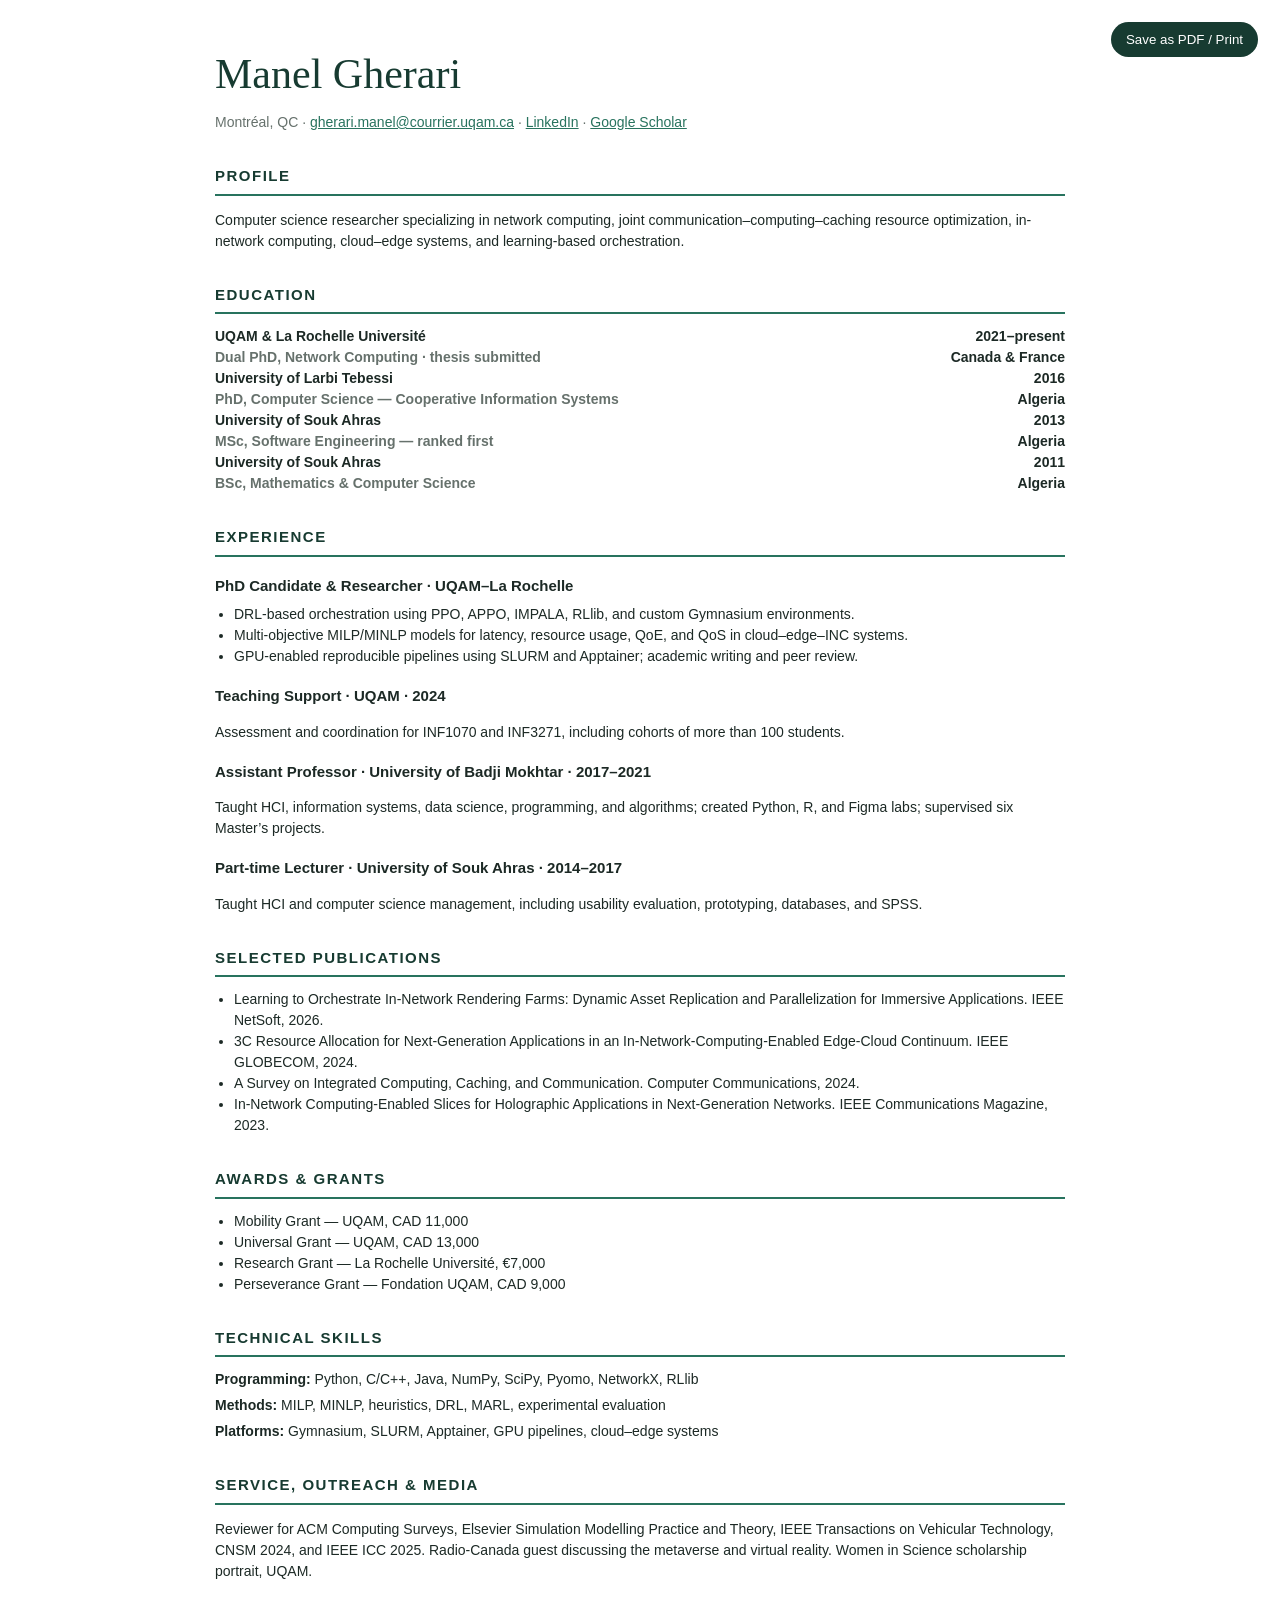
<file: Manel_Gherari_CV.html>
<!doctype html>
<html lang="en">
<head>
  <meta charset="utf-8"><meta name="viewport" content="width=device-width,initial-scale=1">
  <title>Manel Gherari — CV</title>
  <style>
    body{max-width:850px;margin:50px auto;padding:0 30px;color:#1c2925;font:14px/1.5 Arial,sans-serif}h1{margin:0;font:42px Georgia,serif;color:#173b31}h2{margin:32px 0 12px;padding-bottom:6px;border-bottom:2px solid #28735e;color:#173b31;font-size:15px;letter-spacing:.1em;text-transform:uppercase}h3{margin:18px 0 2px;font-size:15px}.meta{color:#66716c}.row{display:flex;justify-content:space-between;gap:25px}.row strong:last-child{text-align:right}ul{margin:7px 0 14px;padding-left:19px}.skills p{margin:5px 0}a{color:#28735e}.print{position:fixed;right:22px;top:22px;padding:10px 15px;border:0;border-radius:30px;background:#173b31;color:white;cursor:pointer}@media print{body{margin:0;max-width:none;font-size:11px}.print{display:none}h2{break-after:avoid}h3{break-after:avoid}}
  </style>
</head>
<body>
  <button class="print" onclick="print()">Save as PDF / Print</button>
  <h1>Manel Gherari</h1>
  <p class="meta">Montréal, QC · <a href="mailto:gherari.manel@courrier.uqam.ca">gherari.manel@courrier.uqam.ca</a> · <a href="https://www.linkedin.com/in/manel-gherari-06b795127">LinkedIn</a> · <a href="https://scholar.google.com/citations?hl=en&user=wpQnn3sAAAAJ">Google Scholar</a></p>
  <h2>Profile</h2>
  <p>Computer science researcher specializing in network computing, joint communication–computing–caching resource optimization, in-network computing, cloud–edge systems, and learning-based orchestration.</p>
  <h2>Education</h2>
  <div class="row"><strong>UQAM &amp; La Rochelle Université<br><span class="meta">Dual PhD, Network Computing · thesis submitted</span></strong><strong>2021–present<br>Canada &amp; France</strong></div>
  <div class="row"><strong>University of Larbi Tebessi<br><span class="meta">PhD, Computer Science — Cooperative Information Systems</span></strong><strong>2016<br>Algeria</strong></div>
  <div class="row"><strong>University of Souk Ahras<br><span class="meta">MSc, Software Engineering — ranked first</span></strong><strong>2013<br>Algeria</strong></div>
  <div class="row"><strong>University of Souk Ahras<br><span class="meta">BSc, Mathematics &amp; Computer Science</span></strong><strong>2011<br>Algeria</strong></div>
  <h2>Experience</h2>
  <h3>PhD Candidate &amp; Researcher · UQAM–La Rochelle</h3>
  <ul><li>DRL-based orchestration using PPO, APPO, IMPALA, RLlib, and custom Gymnasium environments.</li><li>Multi-objective MILP/MINLP models for latency, resource usage, QoE, and QoS in cloud–edge–INC systems.</li><li>GPU-enabled reproducible pipelines using SLURM and Apptainer; academic writing and peer review.</li></ul>
  <h3>Teaching Support · UQAM · 2024</h3><p>Assessment and coordination for INF1070 and INF3271, including cohorts of more than 100 students.</p>
  <h3>Assistant Professor · University of Badji Mokhtar · 2017–2021</h3><p>Taught HCI, information systems, data science, programming, and algorithms; created Python, R, and Figma labs; supervised six Master’s projects.</p>
  <h3>Part-time Lecturer · University of Souk Ahras · 2014–2017</h3><p>Taught HCI and computer science management, including usability evaluation, prototyping, databases, and SPSS.</p>
  <h2>Selected Publications</h2>
  <ul><li>Learning to Orchestrate In-Network Rendering Farms: Dynamic Asset Replication and Parallelization for Immersive Applications. IEEE NetSoft, 2026.</li><li>3C Resource Allocation for Next-Generation Applications in an In-Network-Computing-Enabled Edge-Cloud Continuum. IEEE GLOBECOM, 2024.</li><li>A Survey on Integrated Computing, Caching, and Communication. Computer Communications, 2024.</li><li>In-Network Computing-Enabled Slices for Holographic Applications in Next-Generation Networks. IEEE Communications Magazine, 2023.</li></ul>
  <h2>Awards &amp; Grants</h2>
  <ul><li>Mobility Grant — UQAM, CAD 11,000</li><li>Universal Grant — UQAM, CAD 13,000</li><li>Research Grant — La Rochelle Université, €7,000</li><li>Perseverance Grant — Fondation UQAM, CAD 9,000</li></ul>
  <h2>Technical Skills</h2>
  <div class="skills"><p><strong>Programming:</strong> Python, C/C++, Java, NumPy, SciPy, Pyomo, NetworkX, RLlib</p><p><strong>Methods:</strong> MILP, MINLP, heuristics, DRL, MARL, experimental evaluation</p><p><strong>Platforms:</strong> Gymnasium, SLURM, Apptainer, GPU pipelines, cloud–edge systems</p></div>
  <h2>Service, Outreach &amp; Media</h2>
  <p>Reviewer for ACM Computing Surveys, Elsevier Simulation Modelling Practice and Theory, IEEE Transactions on Vehicular Technology, CNSM 2024, and IEEE ICC 2025. Radio-Canada guest discussing the metaverse and virtual reality. Women in Science scholarship portrait, UQAM.</p>
</body>
</html>
</file>
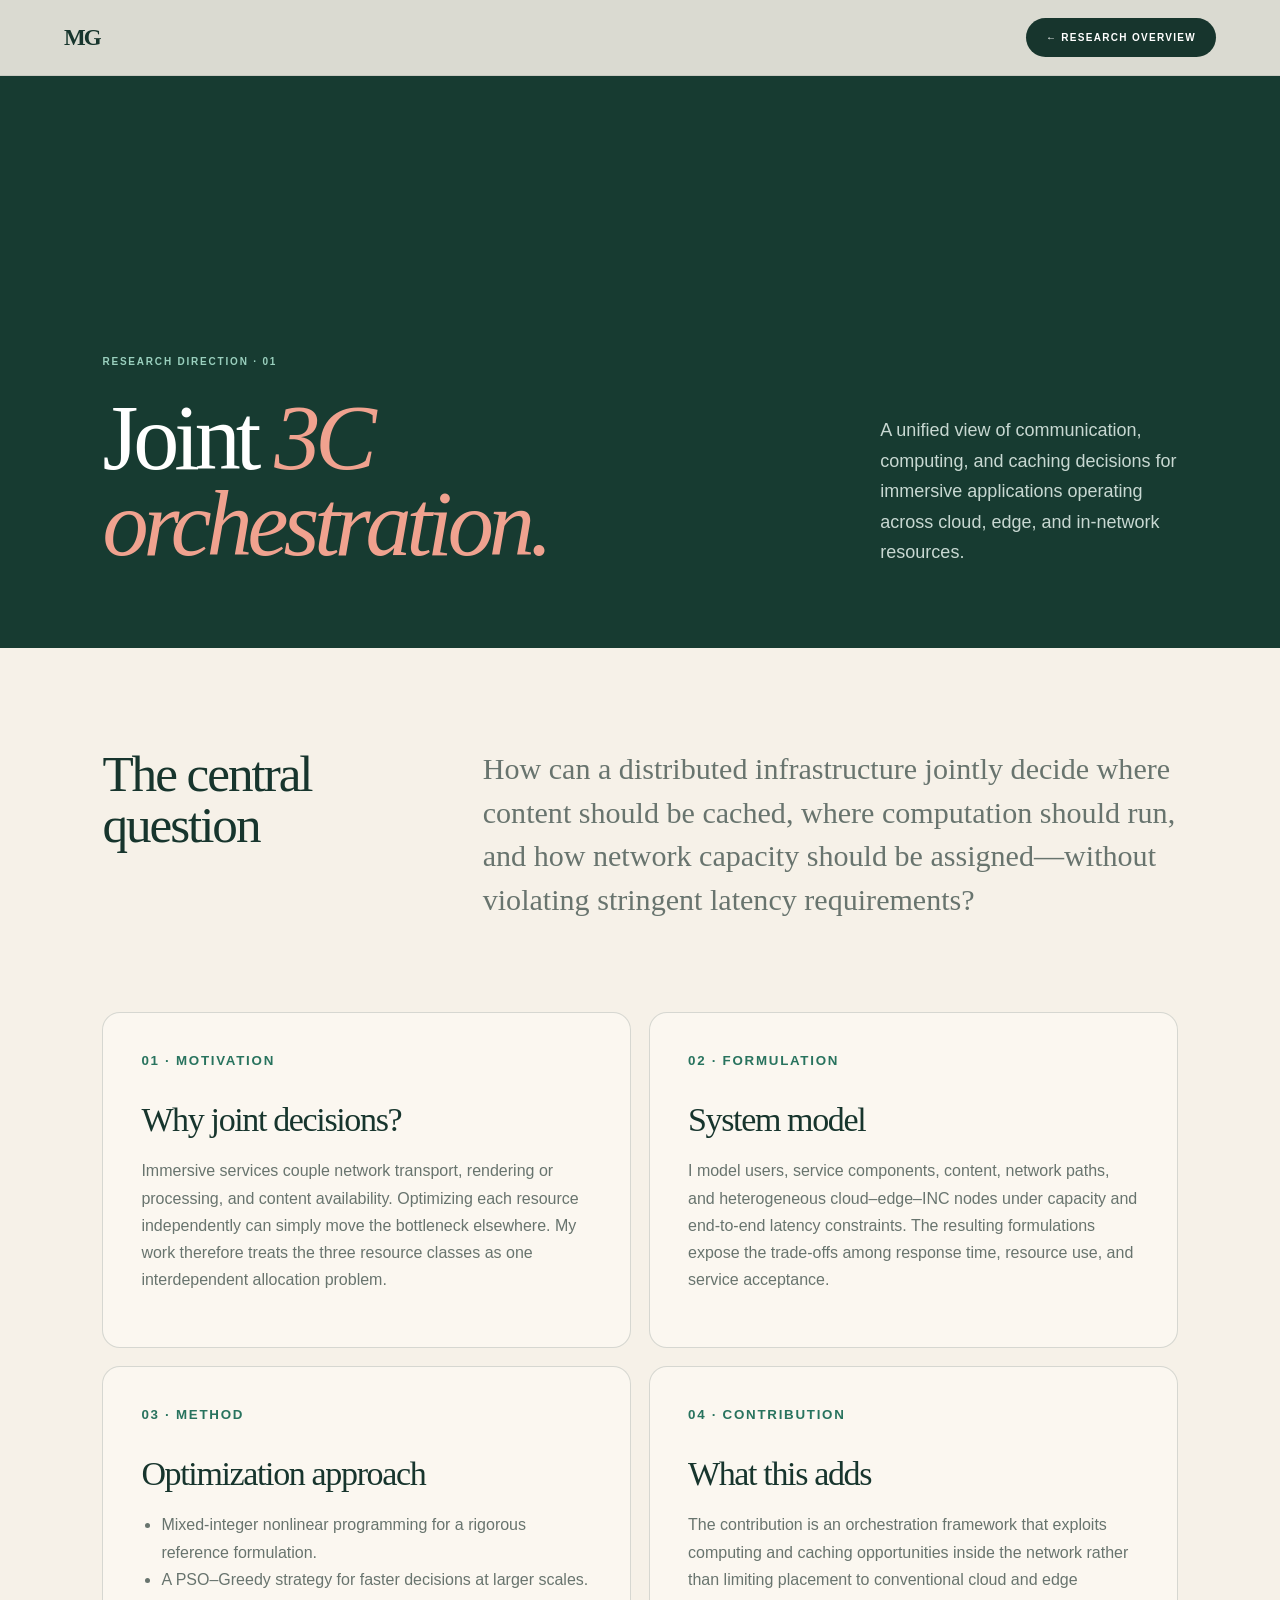
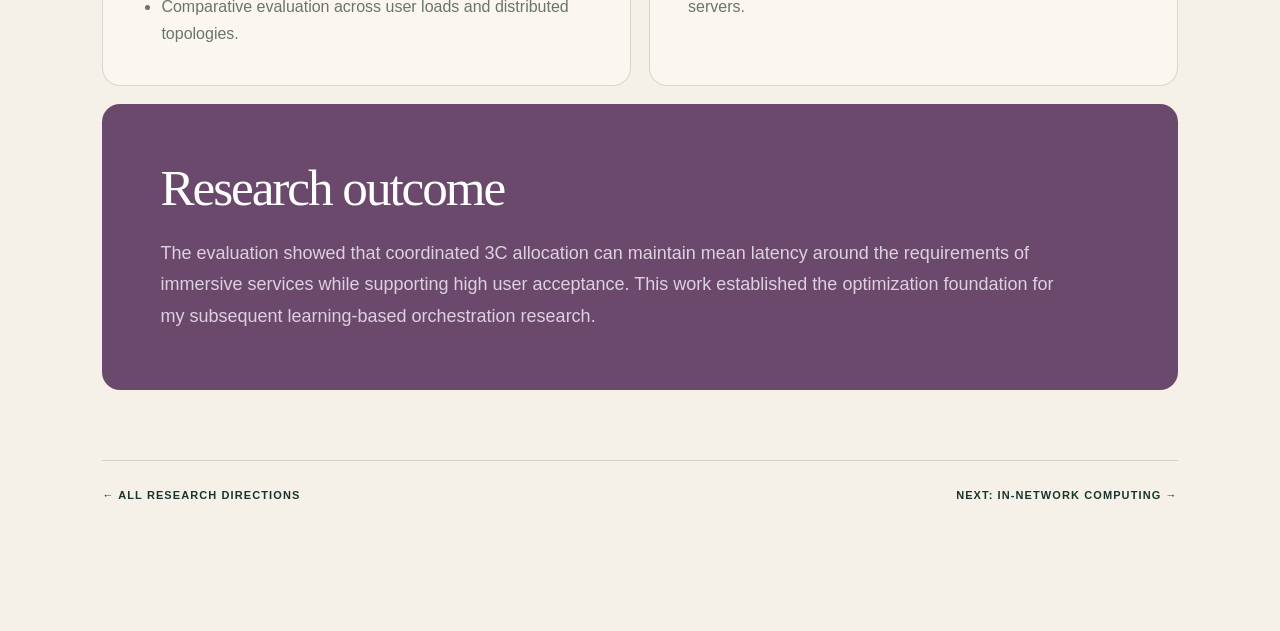
<file: research-3c-orchestration.html>
<!doctype html><html lang="en"><head><meta charset="utf-8"><meta name="viewport" content="width=device-width,initial-scale=1"><meta name="description" content="Manel Gherari's research on joint communication, computing, and caching orchestration for latency-sensitive immersive services."><meta name="robots" content="index, follow"><link rel="canonical" href="https://maneluqam.github.io/manel-gherari-portfolio/research-3c-orchestration.html"><title>Joint 3C Orchestration | Manel Gherari</title><link rel="stylesheet" href="styles.css?v=20260811-research-pages"><link rel="stylesheet" href="research-pages.css?v=20260811"><script src="script.js" defer></script></head>
<body class="research-page"><a class="skip" href="#main">Skip to content</a><header><a class="mark" href="index.html">MG</a><a class="button small" href="index.html#research">← Research overview</a></header><main id="main"><section class="research-hero coral-hero"><div><p class="eyebrow light">Research direction · 01</p><h1>Joint <em>3C orchestration.</em></h1></div><p class="summary">A unified view of communication, computing, and caching decisions for immersive applications operating across cloud, edge, and in-network resources.</p></section><section class="research-body"><div class="research-intro"><h2>The central question</h2><p>How can a distributed infrastructure jointly decide where content should be cached, where computation should run, and how network capacity should be assigned—without violating stringent latency requirements?</p></div><div class="research-blocks"><article class="research-block"><small>01 · Motivation</small><h2>Why joint decisions?</h2><p>Immersive services couple network transport, rendering or processing, and content availability. Optimizing each resource independently can simply move the bottleneck elsewhere. My work therefore treats the three resource classes as one interdependent allocation problem.</p></article><article class="research-block"><small>02 · Formulation</small><h2>System model</h2><p>I model users, service components, content, network paths, and heterogeneous cloud–edge–INC nodes under capacity and end-to-end latency constraints. The resulting formulations expose the trade-offs among response time, resource use, and service acceptance.</p></article><article class="research-block"><small>03 · Method</small><h2>Optimization approach</h2><ul><li>Mixed-integer nonlinear programming for a rigorous reference formulation.</li><li>A PSO–Greedy strategy for faster decisions at larger scales.</li><li>Comparative evaluation across user loads and distributed topologies.</li></ul></article><article class="research-block"><small>04 · Contribution</small><h2>What this adds</h2><p>The contribution is an orchestration framework that exploits computing and caching opportunities inside the network rather than limiting placement to conventional cloud and edge servers.</p></article></div><div class="research-results"><h2>Research outcome</h2><p>The evaluation showed that coordinated 3C allocation can maintain mean latency around the requirements of immersive services while supporting high user acceptance. This work established the optimization foundation for my subsequent learning-based orchestration research.</p></div><nav class="research-next"><a href="index.html#research">← All research directions</a><a href="research-in-network-computing.html">Next: In-network computing →</a></nav></section></main></body></html>
</file>
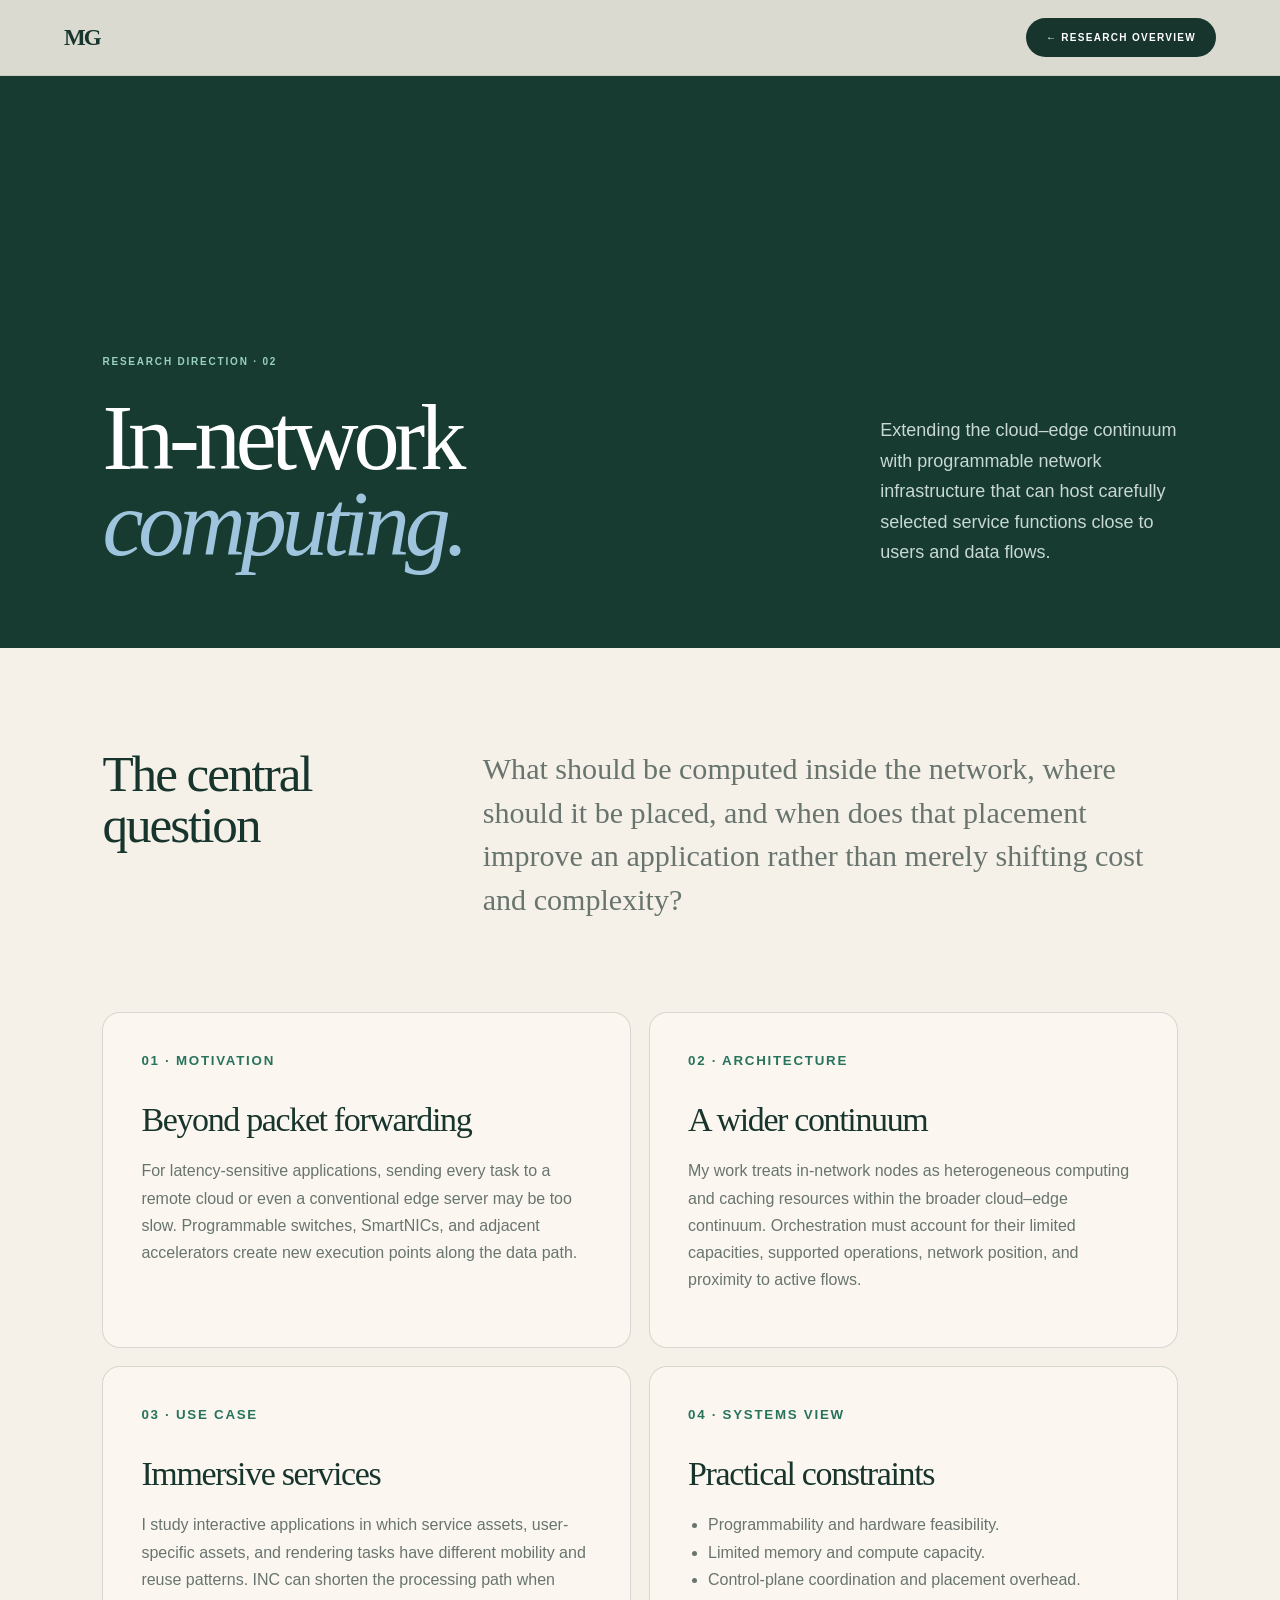
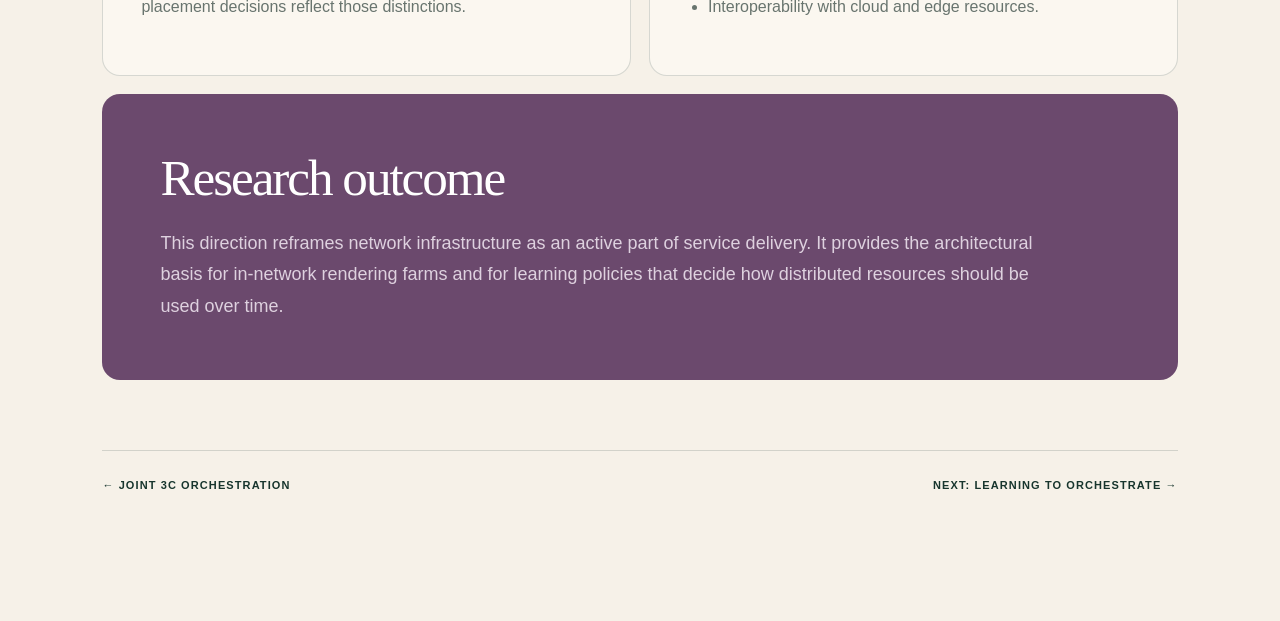
<file: research-in-network-computing.html>
<!doctype html><html lang="en"><head><meta charset="utf-8"><meta name="viewport" content="width=device-width,initial-scale=1"><meta name="description" content="Manel Gherari's research on in-network computing in the cloud-edge continuum for immersive and latency-sensitive services."><meta name="robots" content="index, follow"><link rel="canonical" href="https://maneluqam.github.io/manel-gherari-portfolio/research-in-network-computing.html"><title>In-Network Computing | Manel Gherari</title><link rel="stylesheet" href="styles.css?v=20260811-research-pages"><link rel="stylesheet" href="research-pages.css?v=20260811"><script src="script.js" defer></script></head>
<body class="research-page"><a class="skip" href="#main">Skip to content</a><header><a class="mark" href="index.html">MG</a><a class="button small" href="index.html#research">← Research overview</a></header><main id="main"><section class="research-hero blue-hero"><div><p class="eyebrow light">Research direction · 02</p><h1>In-network <em>computing.</em></h1></div><p class="summary">Extending the cloud–edge continuum with programmable network infrastructure that can host carefully selected service functions close to users and data flows.</p></section><section class="research-body"><div class="research-intro"><h2>The central question</h2><p>What should be computed inside the network, where should it be placed, and when does that placement improve an application rather than merely shifting cost and complexity?</p></div><div class="research-blocks"><article class="research-block"><small>01 · Motivation</small><h2>Beyond packet forwarding</h2><p>For latency-sensitive applications, sending every task to a remote cloud or even a conventional edge server may be too slow. Programmable switches, SmartNICs, and adjacent accelerators create new execution points along the data path.</p></article><article class="research-block"><small>02 · Architecture</small><h2>A wider continuum</h2><p>My work treats in-network nodes as heterogeneous computing and caching resources within the broader cloud–edge continuum. Orchestration must account for their limited capacities, supported operations, network position, and proximity to active flows.</p></article><article class="research-block"><small>03 · Use case</small><h2>Immersive services</h2><p>I study interactive applications in which service assets, user-specific assets, and rendering tasks have different mobility and reuse patterns. INC can shorten the processing path when placement decisions reflect those distinctions.</p></article><article class="research-block"><small>04 · Systems view</small><h2>Practical constraints</h2><ul><li>Programmability and hardware feasibility.</li><li>Limited memory and compute capacity.</li><li>Control-plane coordination and placement overhead.</li><li>Interoperability with cloud and edge resources.</li></ul></article></div><div class="research-results"><h2>Research outcome</h2><p>This direction reframes network infrastructure as an active part of service delivery. It provides the architectural basis for in-network rendering farms and for learning policies that decide how distributed resources should be used over time.</p></div><nav class="research-next"><a href="research-3c-orchestration.html">← Joint 3C orchestration</a><a href="research-learning-to-orchestrate.html">Next: Learning to orchestrate →</a></nav></section></main></body></html>
</file>
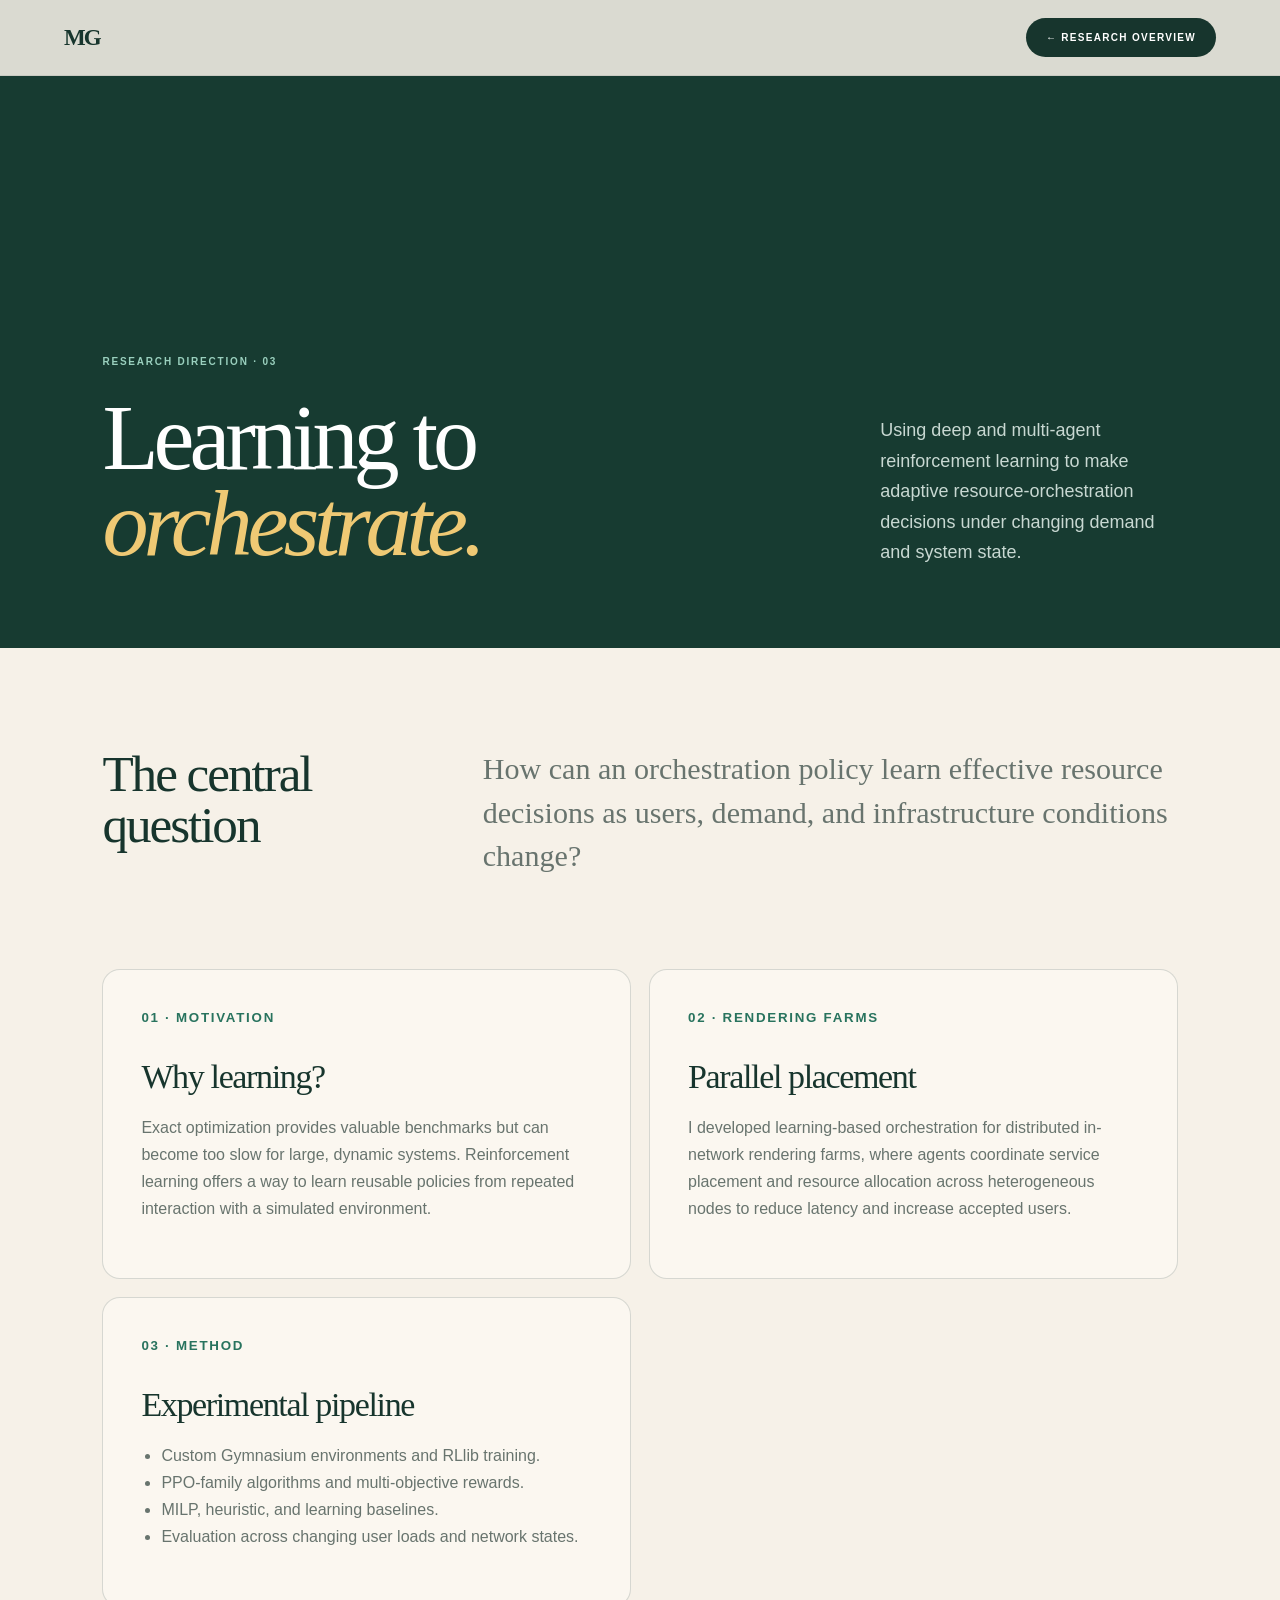
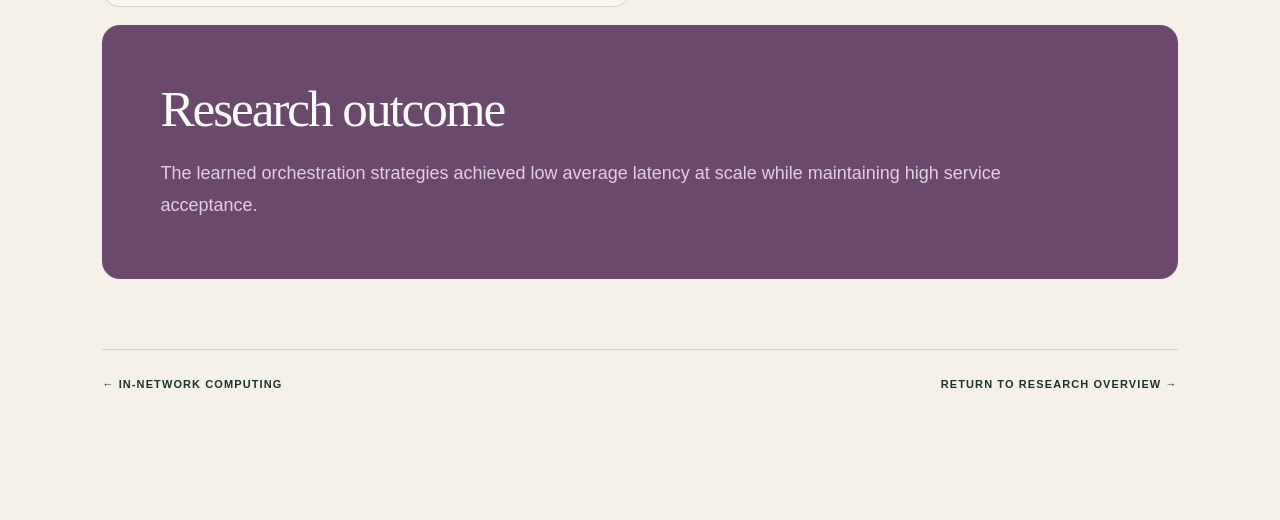
<file: research-learning-to-orchestrate.html>
<!doctype html><html lang="en"><head><meta charset="utf-8"><meta name="viewport" content="width=device-width,initial-scale=1"><meta name="description" content="Manel Gherari's research on deep and multi-agent reinforcement learning for adaptive resource orchestration in distributed systems."><meta name="robots" content="index, follow"><link rel="canonical" href="https://maneluqam.github.io/manel-gherari-portfolio/research-learning-to-orchestrate.html"><title>Learning to Orchestrate | Manel Gherari</title><link rel="stylesheet" href="styles.css?v=20260811-research-pages"><link rel="stylesheet" href="research-pages.css?v=20260811"><script src="script.js" defer></script></head>
<body class="research-page"><a class="skip" href="#main">Skip to content</a><header><a class="mark" href="index.html">MG</a><a class="button small" href="index.html#research">← Research overview</a></header><main id="main"><section class="research-hero gold-hero"><div><p class="eyebrow light">Research direction · 03</p><h1>Learning to <em>orchestrate.</em></h1></div><p class="summary">Using deep and multi-agent reinforcement learning to make adaptive resource-orchestration decisions under changing demand and system state.</p></section><section class="research-body"><div class="research-intro"><h2>The central question</h2><p>How can an orchestration policy learn effective resource decisions as users, demand, and infrastructure conditions change?</p></div><div class="research-blocks"><article class="research-block"><small>01 · Motivation</small><h2>Why learning?</h2><p>Exact optimization provides valuable benchmarks but can become too slow for large, dynamic systems. Reinforcement learning offers a way to learn reusable policies from repeated interaction with a simulated environment.</p></article><article class="research-block"><small>02 · Rendering farms</small><h2>Parallel placement</h2><p>I developed learning-based orchestration for distributed in-network rendering farms, where agents coordinate service placement and resource allocation across heterogeneous nodes to reduce latency and increase accepted users.</p></article><article class="research-block"><small>03 · Method</small><h2>Experimental pipeline</h2><ul><li>Custom Gymnasium environments and RLlib training.</li><li>PPO-family algorithms and multi-objective rewards.</li><li>MILP, heuristic, and learning baselines.</li><li>Evaluation across changing user loads and network states.</li></ul></article></div><div class="research-results"><h2>Research outcome</h2><p>The learned orchestration strategies achieved low average latency at scale while maintaining high service acceptance.</p></div><nav class="research-next"><a href="research-in-network-computing.html">← In-network computing</a><a href="index.html#research">Return to research overview →</a></nav></section></main></body></html>
</file>
<file: styles.css>
:root{--cream:#f6f1e8;--ink:#17352d;--forest:#173b31;--green:#28735e;--plum:#6b496d;--coral:#e77b68;--gold:#d4a94f;--blue:#668fb3;--muted:#68746e;--line:rgba(23,53,45,.16)}*{box-sizing:border-box}html{scroll-behavior:smooth;overflow-x:hidden}body{margin:0;background:var(--cream);color:var(--ink);font-family:Arial,Helvetica,sans-serif;overflow-x:hidden}a{color:inherit;text-decoration:none}img{display:block;width:100%;object-fit:cover}::selection{background:#f0c889}.skip{position:fixed;top:-60px;left:15px;z-index:99;background:var(--ink);color:#fff;padding:12px}.skip:focus{top:15px}header{position:fixed;z-index:30;inset:0 0 auto;height:76px;padding:0 5vw;display:grid;grid-template-columns:1fr auto 1fr;align-items:center;background:rgba(246,241,232,.88);border-bottom:1px solid rgba(23,53,45,.09);backdrop-filter:blur(18px)}.mark{font:700 23px Georgia,serif;letter-spacing:-.08em;width:max-content}nav{display:flex;gap:30px}nav a,.button.small{font-size:10px;font-weight:700;letter-spacing:.13em;text-transform:uppercase}.button.small{justify-self:end}.button{display:inline-flex;align-items:center;justify-content:center;padding:14px 20px;background:var(--ink);color:#fff;border-radius:999px;font-size:11px;font-weight:700;letter-spacing:.1em;text-transform:uppercase;transition:.25s}.button:hover{transform:translateY(-2px);background:var(--plum)}.hero{min-height:100vh;padding:135px 7vw 70px;display:grid;grid-template-columns:minmax(0,1.2fr) minmax(340px,.65fr);gap:7vw;align-items:center}.kicker,.eyebrow{margin:0 0 28px;font-size:10px;font-weight:700;letter-spacing:.18em;text-transform:uppercase;color:var(--green)}.kicker{display:flex;align-items:center;gap:11px}.kicker i{width:7px;height:7px;border-radius:50%;background:var(--coral);box-shadow:0 0 0 5px rgba(231,123,104,.16)}.hero h1,.section-head h2,.statement p,.photo-break h2,footer h2{margin:0;font-family:Georgia,"Times New Roman",serif;font-weight:400;letter-spacing:-.052em;line-height:.98}.hero h1{font-size:clamp(57px,7.3vw,115px)}em{font-weight:400;color:var(--plum)}.lead{max-width:710px;margin:35px 0 28px;color:var(--muted);font-size:clamp(17px,1.5vw,21px);line-height:1.55}.actions{display:flex;align-items:center;gap:25px;flex-wrap:wrap}.text-link{padding-bottom:5px;border-bottom:1px solid var(--ink);font-size:11px;font-weight:700;letter-spacing:.1em;text-transform:uppercase}.facts{display:flex;gap:45px;margin-top:60px;padding-top:22px;border-top:1px solid var(--line)}.facts div{display:flex;align-items:center;gap:10px}.facts strong{font:400 31px Georgia,serif;color:var(--plum)}.facts span{max-width:95px;color:var(--muted);font-size:10px;line-height:1.3;text-transform:uppercase;letter-spacing:.08em}.portrait{position:relative;margin:0;padding:0 20px 28px 0}.portrait img{position:relative;z-index:2;aspect-ratio:3/4;border-radius:220px 220px 18px 18px;filter:saturate(.88)}.portrait figcaption{position:absolute;z-index:3;right:-10px;bottom:55px;padding:10px 15px;background:var(--gold);font-size:10px;letter-spacing:.15em;text-transform:uppercase;transform:rotate(-3deg)}.shape{position:absolute;border-radius:50%}.shape-a{width:180px;height:180px;right:-45px;top:-30px;background:var(--blue)}.shape-b{width:140px;height:140px;left:-42px;bottom:-5px;background:var(--coral)}.statement{padding:125px 8vw;background:var(--forest);color:#fff}.statement p:last-child{max-width:1280px;font-size:clamp(39px,5.6vw,82px)}.statement em{color:#efc974}.eyebrow.light{color:#9ad0be}.section{padding:125px 7vw}.section-head{display:grid;grid-template-columns:1.5fr .65fr;gap:8vw;align-items:end;margin-bottom:70px}.section-head h2{font-size:clamp(42px,5.2vw,76px)}.section-head>p{margin:0;color:var(--muted);font-size:16px;line-height:1.65}.research-grid{display:grid;grid-template-columns:repeat(3,1fr);gap:18px}.research-card{min-height:430px;padding:30px;display:flex;flex-direction:column;border:1px solid var(--line);border-radius:18px;background:#f9f5ee;transition:.3s}.research-card:hover{transform:translateY(-8px);box-shadow:0 20px 50px rgba(23,53,45,.1)}.research-card>span{font:400 19px Georgia,serif}.research-card h3{margin:auto 0 18px;font:400 31px/1.05 Georgia,serif}.research-card p{margin:0 0 30px;color:var(--muted);line-height:1.55}.research-card ul{display:flex;flex-wrap:wrap;gap:6px;margin:0;padding:0;list-style:none}.research-card li{padding:7px 9px;border:1px solid currentColor;border-radius:99px;font-size:9px;letter-spacing:.08em;text-transform:uppercase}.coral{border-top:7px solid var(--coral)}.blue{border-top:7px solid var(--blue)}.gold{border-top:7px solid var(--gold)}.photo-break{display:grid;grid-template-columns:1.3fr .7fr;min-height:640px;background:var(--plum);color:#fff}.photo-break img{height:100%;min-height:640px}.photo-break>div{padding:80px 5vw;display:flex;flex-direction:column;justify-content:center}.photo-break h2{font-size:clamp(40px,4.7vw,69px)}.photo-break p:last-child{margin:30px 0 0;color:#d8cbd8;line-height:1.65}.stack-section{background:#ecdfcf}.marquee{overflow:hidden;margin:0 -7vw 60px;border-block:1px solid rgba(23,53,45,.2)}.marquee div{display:flex;width:max-content;animation:marquee 28s linear infinite}.marquee span{padding:20px 28px;font:400 24px Georgia,serif;color:var(--plum)}.marquee span::after{content:"✦";margin-left:56px;color:var(--coral);font-size:13px}.stack-grid{display:grid;grid-template-columns:repeat(2,1fr);gap:16px}.stack-grid article{padding:34px;border-radius:15px;background:rgba(255,255,255,.47)}.stack-grid b{color:var(--coral);font:400 16px Georgia,serif}.stack-grid h3{margin:40px 0 15px;font:400 29px Georgia,serif}.stack-grid p{margin:0;color:var(--muted);line-height:1.6}.publications{background:#162f2a;color:#f6f1e8}.publications .section-head>p{color:#a7bab3}.pale{border-color:#d8e6df}.pub-list{border-top:1px solid rgba(255,255,255,.19)}.pub-list a{display:grid;grid-template-columns:70px 170px 1fr 25px;gap:25px;align-items:start;padding:30px 0;border-bottom:1px solid rgba(255,255,255,.19);transition:.25s}.pub-list a:hover{padding-left:13px;background:rgba(255,255,255,.025)}.pub-list time{font:400 16px Georgia,serif;color:#9ad0be}.pub-list small{padding-top:3px;color:#9aada6;text-transform:uppercase;letter-spacing:.1em}.pub-list h3{margin:0;font:400 25px Georgia,serif}.pub-list i{font-style:normal;color:#efc974}.media-grid{display:grid;grid-template-columns:1fr 1fr;gap:20px}.feature{display:flex;flex-direction:column;background:#fff;border-radius:16px;overflow:hidden;transition:.3s}.feature:hover{transform:translateY(-7px);box-shadow:0 20px 55px rgba(23,53,45,.11)}.feature img{aspect-ratio:16/10}.feature>div{padding:28px}.feature small{color:var(--plum);font-weight:700;letter-spacing:.1em;text-transform:uppercase}.feature h3{margin:18px 0 13px;font:400 30px Georgia,serif}.feature p{color:var(--muted);line-height:1.55}.feature span{display:block;margin-top:22px;color:var(--green);font-size:10px;font-weight:700;text-transform:uppercase;letter-spacing:.12em}.recognition{margin-top:20px;display:grid;grid-template-columns:1.2fr .8fr;background:var(--plum);color:#fff;border-radius:16px;overflow:hidden}.recognition img{height:100%;min-height:410px}.recognition>div{padding:55px;display:flex;flex-direction:column;justify-content:center}.recognition h3{margin:0 0 20px;font:400 39px Georgia,serif}.recognition p:last-child{color:#d9ceda;line-height:1.6}.timeline{margin-left:18%;border-left:1px solid var(--line)}.timeline article{position:relative;display:grid;grid-template-columns:130px 1fr;gap:40px;padding:5px 0 65px 55px}.timeline article::before{content:"";position:absolute;left:-6px;top:11px;width:10px;height:10px;border-radius:50%;background:var(--cream);border:2px solid var(--coral)}.timeline time{font:400 17px Georgia,serif;color:var(--plum)}.timeline small{color:var(--green);font-weight:700;letter-spacing:.1em;text-transform:uppercase}.timeline h3{margin:12px 0;font:400 29px Georgia,serif}.timeline p{margin:0;color:var(--muted);line-height:1.55}footer{padding:125px 7vw 45px;background:#402c42;color:#fff}footer h2{max-width:1050px;font-size:clamp(45px,6vw,86px)}footer>p:not(.eyebrow){max-width:650px;margin:35px 0 60px;color:#cdbfce;font-size:17px;line-height:1.6}.contact-links{display:flex;justify-content:space-between;align-items:center;gap:25px;flex-wrap:wrap;padding:25px 0;border-block:1px solid rgba(255,255,255,.22)}.contact-links a:first-child{font:400 22px Georgia,serif}.contact-links a:not(:first-child){font-size:10px;letter-spacing:.12em;text-transform:uppercase}.copyright{display:flex;justify-content:space-between;margin-top:65px;color:#9f8fa0;font-size:10px;letter-spacing:.1em;text-transform:uppercase}.reveal{opacity:0;transform:translateY(25px);transition:opacity .75s ease,transform .75s ease}.reveal.visible{opacity:1;transform:none}@keyframes marquee{to{transform:translateX(-50%)}}@media(prefers-reduced-motion:reduce){html{scroll-behavior:auto}.reveal{opacity:1;transform:none}.marquee div{animation:none}}@media(max-width:900px){header{grid-template-columns:1fr auto;padding:0 22px}nav{display:none}.hero{padding:120px 24px 70px;grid-template-columns:1fr}.portrait{max-width:520px;margin:30px auto 0}.section{padding:90px 24px}.section-head,.photo-break{grid-template-columns:1fr}.section-head{gap:30px;margin-bottom:50px}.research-grid{grid-template-columns:1fr}.research-card{min-height:330px}.photo-break img{min-height:420px}.stack-grid,.media-grid{grid-template-columns:1fr}.marquee{margin-inline:-24px}.recognition{grid-template-columns:1fr}.pub-list a{grid-template-columns:55px 1fr 20px}.pub-list small{display:none}.timeline{margin-left:5px}.timeline article{grid-template-columns:1fr;gap:10px;padding-left:35px}}@media(max-width:560px){.button.small{font-size:8px;padding:11px 13px}.hero h1{font-size:49px}.facts{gap:20px;flex-wrap:wrap}.facts div{width:42%}.statement{padding:85px 24px}.statement p:last-child{font-size:36px}.photo-break>div{padding:65px 24px}.stack-grid{grid-template-columns:1fr}.recognition>div{padding:35px 25px}.contact-links{align-items:flex-start;flex-direction:column}.copyright{gap:22px;flex-direction:column}}

/* Narrative highlights and motion rhythm */
.scroll-progress{position:fixed;z-index:60;inset:0 0 auto;height:3px;pointer-events:none}
.scroll-progress span{display:block;width:100%;height:100%;background:linear-gradient(90deg,var(--coral),var(--gold),var(--blue),var(--plum));transform:scaleX(0);transform-origin:left center;will-change:transform}
nav{gap:clamp(13px,1.55vw,25px)}
nav a{position:relative;white-space:nowrap;transition:color .25s ease}
nav a::after{content:"";position:absolute;left:0;right:100%;bottom:-8px;height:2px;background:var(--coral);transition:right .3s ease}
nav a:hover,nav a.active{color:var(--plum)}
nav a:hover::after,nav a.active::after{right:0}
.signature-line{--marker-bg:linear-gradient(100deg,#efaa94 0%,#f5c8ae 62%,#efd8bc 100%);--marker-tip:#efd8bc;position:relative!important;isolation:isolate;display:flex;align-items:center;min-height:150px;padding:30px 70px 32px 78px!important;border:0!important;border-radius:999px 4px 4px 999px!important;background:var(--marker-bg)!important;color:var(--ink)!important;font:400 clamp(20px,1.75vw,28px)/1.4 Georgia,"Times New Roman",serif!important;letter-spacing:-.018em;box-shadow:0 20px 45px rgba(23,53,45,.14);overflow:visible;transition:transform .35s ease,box-shadow .35s ease}
.signature-line:hover{transform:translateX(-9px) rotate(-.35deg);box-shadow:0 26px 58px rgba(23,53,45,.19)}
.signature-line::before{content:"";position:absolute;z-index:-2;inset:10px -22px -10px 15px;border:1px solid rgba(23,53,45,.19);border-radius:999px 4px 4px 999px;pointer-events:none}
.signature-line::after{content:"";position:absolute;z-index:-1;right:-47px;top:0;width:50px;height:100%;background:var(--marker-tip);clip-path:polygon(0 0,100% 50%,0 100%);transform:scaleX(0);transform-origin:left center;transition:transform .65s .2s cubic-bezier(.2,.8,.2,1)}
.reveal.visible .signature-line::after,.signature-line.visible::after{transform:scaleX(1)}
.signature-line span{position:relative;z-index:1}
.signature-line span::before{content:"";position:absolute;left:-42px;top:50%;width:10px;height:10px;border-radius:50%;background:rgba(255,255,255,.72);box-shadow:0 0 0 5px rgba(23,53,45,.08);transform:translateY(-50%)}
.signature-question{--marker-bg:linear-gradient(100deg,#efaa94 0%,#f5c8ae 62%,#efd8bc 100%);--marker-tip:#efd8bc}
.signature-teaching{--marker-bg:linear-gradient(100deg,#9fc4dd 0%,#c9dce8 62%,#eadbc8 100%);--marker-tip:#eadbc8}
.signature-journey{--marker-bg:linear-gradient(100deg,#b69cb8 0%,#d4bcd0 62%,#ecd6c9 100%);--marker-tip:#ecd6c9}
.conversation-kicker{position:relative;display:inline-flex;align-items:center;gap:13px;width:max-content;padding:0 0 10px;border:0;border-radius:0;background:none;color:#efc974;font-size:10px;box-shadow:none;transition:color .3s ease,transform .3s ease}
.conversation-kicker:hover{color:#fff;transform:translateX(6px)}
.conversation-kicker::before{content:"";width:8px;height:8px;border-radius:50%;background:var(--gold);box-shadow:0 0 0 0 rgba(212,169,79,.45);animation:contactPulse 2.4s ease-out infinite}
.conversation-kicker::after{content:"";position:absolute;left:21px;right:0;bottom:0;height:2px;background:linear-gradient(90deg,var(--gold),var(--coral));transform:scaleX(.42);transform-origin:left center;transition:transform .35s ease}
.conversation-kicker:hover::after{transform:scaleX(1)}
.section{position:relative}
.stack-section::before,.media::before,.journey::before{content:"";position:absolute;z-index:0;width:220px;height:220px;border-radius:50%;filter:blur(2px);opacity:.12;pointer-events:none;animation:ambientFloat 9s ease-in-out infinite alternate}
.stack-section::before{right:-90px;top:80px;background:var(--coral)}
.media::before{left:-110px;top:12%;background:var(--blue);animation-delay:-3s}
.journey::before{right:-100px;bottom:10%;background:var(--gold);animation-delay:-6s}
.section>*{position:relative;z-index:1}
@keyframes contactPulse{70%{box-shadow:0 0 0 11px rgba(212,169,79,0)}100%{box-shadow:0 0 0 0 rgba(212,169,79,0)}}
@keyframes ambientFloat{from{transform:translate3d(0,-14px,0) scale(.94)}to{transform:translate3d(-28px,25px,0) scale(1.08)}}
@media(max-width:1180px){header{grid-template-columns:auto 1fr auto}nav{justify-content:center;gap:13px}nav a{font-size:9px}.button.small{display:none}}
@media(max-width:900px){.scroll-progress{height:2px}.signature-line{min-height:118px;font-size:20px!important;padding:24px 48px 26px 58px!important;border-radius:999px 3px 3px 999px!important}.signature-line::before{inset:7px -15px -7px 9px;border-radius:999px 3px 3px 999px}.signature-line::after{right:-34px;width:36px}.signature-line span::before{left:-31px;width:8px;height:8px}.stack-section::before,.media::before,.journey::before{width:150px;height:150px}}
@media(prefers-reduced-motion:reduce){.conversation-kicker::before,.stack-section::before,.media::before,.journey::before{animation:none}.signature-line::after{transform:translateY(-50%) scaleX(1)}.signature-line:hover,.conversation-kicker:hover{transform:none}}

/* Linked research directions */
.research-grid{grid-template-columns:repeat(2,1fr)}
.research-card{min-height:410px}
.research-card p{margin-bottom:24px}
.research-card ul{margin-bottom:28px}
.research-card>b{margin-top:auto;color:var(--green);font-size:10px;letter-spacing:.11em;text-transform:uppercase}
.research-card.plum{border-top:7px solid var(--plum)}
@media(max-width:900px){.research-grid{grid-template-columns:1fr}}
</file>
<file: research-pages.css>
.research-page{background:var(--cream)}
.research-page header{grid-template-columns:1fr auto}
.research-page header .button{justify-self:end}
.research-hero{min-height:72vh;padding:150px 8vw 80px;display:grid;grid-template-columns:1.25fr .55fr;gap:8vw;align-items:end;color:#fff;background:var(--forest)}
.research-hero h1{max-width:900px;margin:0;font:400 clamp(55px,7.2vw,108px)/.94 Georgia,serif;letter-spacing:-.055em}
.research-hero .summary{margin:0;color:#c8d8d2;font-size:18px;line-height:1.7}
.research-hero.coral-hero em{color:#f0a28f}.research-hero.blue-hero em{color:#9fc4dd}.research-hero.gold-hero em{color:#efc974}.research-hero.plum-hero em{color:#d1b4d2}
.research-body{padding:100px 8vw 130px}
.research-intro{display:grid;grid-template-columns:.48fr 1.2fr;gap:8vw;margin-bottom:90px}
.research-intro h2,.research-block h2{margin:0;font:400 clamp(34px,4vw,58px)/1 Georgia,serif;letter-spacing:-.04em}
.research-intro p{margin:0;color:var(--muted);font:400 clamp(21px,2.35vw,34px)/1.45 Georgia,serif}
.research-blocks{display:grid;grid-template-columns:repeat(2,1fr);gap:18px}
.research-block{min-height:310px;padding:38px;border:1px solid var(--line);border-radius:18px;background:#fbf7f0}
.research-block small{color:var(--green);font-weight:700;letter-spacing:.13em;text-transform:uppercase}
.research-block h2{margin:34px 0 20px;font-size:34px}
.research-block p,.research-block li{color:var(--muted);line-height:1.7}
.research-block ul{margin:0;padding-left:20px}
.research-results{margin-top:18px;padding:58px;border-radius:18px;color:#fff;background:var(--plum)}
.research-results h2{margin:0 0 24px;font:400 clamp(36px,4vw,58px)/1 Georgia,serif;letter-spacing:-.04em}
.research-results p{max-width:900px;margin:0;color:#ded1df;font-size:18px;line-height:1.75}
.research-next{display:flex;justify-content:space-between;align-items:center;gap:30px;margin-top:70px;padding-top:28px;border-top:1px solid var(--line)}
.research-next a{font-size:11px;font-weight:700;letter-spacing:.1em;text-transform:uppercase}
@media(max-width:900px){.research-hero,.research-intro,.research-blocks{grid-template-columns:1fr}.research-hero{min-height:auto;padding:130px 24px 70px}.research-body{padding:75px 24px 95px}.research-intro{gap:28px;margin-bottom:60px}.research-block{min-height:auto}.research-results{padding:38px 28px}.research-next{align-items:flex-start;flex-direction:column}}
</file>
